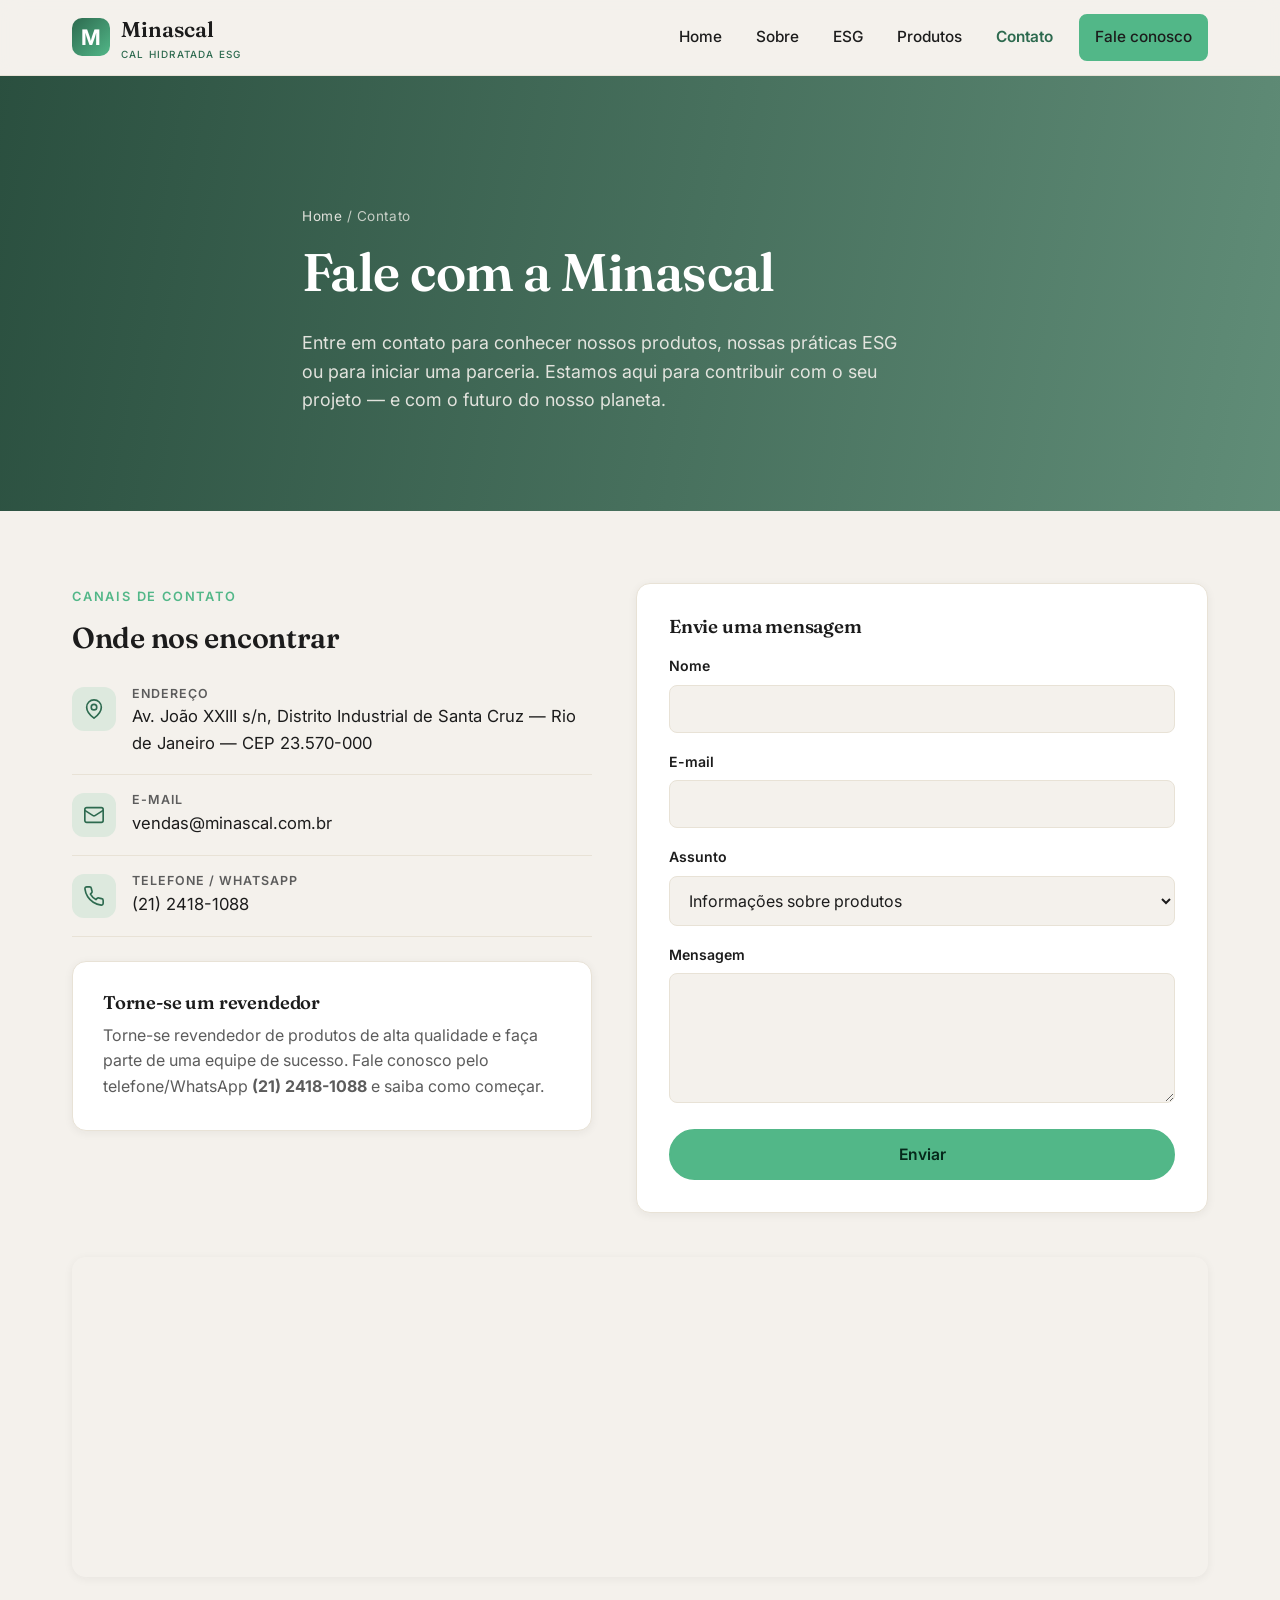
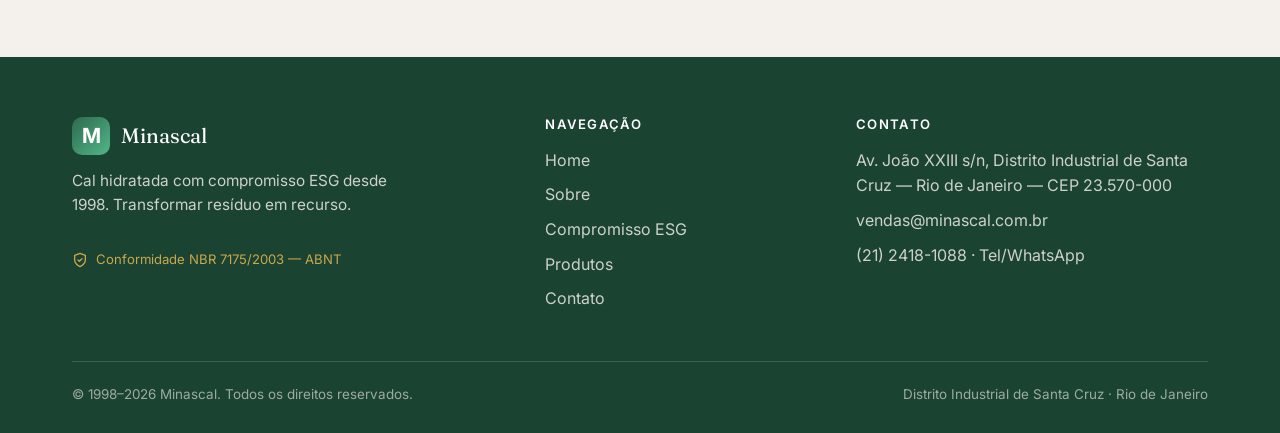
<file: contato.html>
<!DOCTYPE html>
<html lang="pt-BR">
<head>
  <meta charset="UTF-8">
  <meta name="viewport" content="width=device-width, initial-scale=1.0">
  <title>Contato — Minascal</title>
  <meta name="description" content="Fale com a Minascal: produtos de cal hidratada, práticas ESG ou parcerias e revenda. Santa Cruz, Rio de Janeiro. (21) 2418-1088 · vendas@minascal.com.br">
  <link rel="preconnect" href="https://fonts.googleapis.com">
  <link rel="preconnect" href="https://fonts.gstatic.com" crossorigin>
  <link href="https://fonts.googleapis.com/css2?family=Fraunces:opsz,wght@9..144,400;9..144,500;9..144,600;9..144,700&family=Inter:wght@400;500;600;700&display=swap" rel="stylesheet">
  <link rel="stylesheet" href="css/style.css">
</head>
<body>

  <header class="site-header">
    <nav class="nav container" aria-label="Navegação principal">
      <a class="brand" href="index.html">
        <span class="brand__mark">M</span>
        <span>Minascal<small>Cal hidratada ESG</small></span>
      </a>
      <ul class="nav__links" id="nav-links">
        <li><a href="index.html">Home</a></li>
        <li><a href="sobre.html">Sobre</a></li>
        <li><a href="esg.html">ESG</a></li>
        <li><a href="produtos.html">Produtos</a></li>
        <li><a href="contato.html" class="active">Contato</a></li>
        <li class="nav__cta"><a class="btn btn--primary" href="contato.html">Fale conosco</a></li>
      </ul>
      <button class="nav__toggle" aria-label="Abrir menu" aria-expanded="false" aria-controls="nav-links">
        <span></span><span></span><span></span>
      </button>
    </nav>
  </header>

  <section class="page-hero" style="background-image:url('https://images.unsplash.com/photo-1559825481-12a05cc00344?auto=format&fit=crop&w=1800&q=70')">
    <div class="container page-hero__inner">
      <div class="breadcrumb"><a href="index.html">Home</a> / Contato</div>
      <h1>Fale com a Minascal</h1>
      <p>Entre em contato para conhecer nossos produtos, nossas práticas ESG ou para iniciar uma parceria. Estamos aqui para contribuir com o seu projeto — e com o futuro do nosso planeta.</p>
    </div>
  </section>

  <section class="section bg-bege">
    <div class="container">
      <div class="contact-grid">

        <!-- Dados -->
        <div class="reveal">
          <span class="eyebrow">Canais de contato</span>
          <h2 class="section-title" style="font-size:1.8rem">Onde nos encontrar</h2>

          <div class="contact-item">
            <div class="contact-item__icon">
              <svg width="22" height="22" viewBox="0 0 24 24" fill="none" stroke="currentColor" stroke-width="1.8" stroke-linecap="round" stroke-linejoin="round"><path d="M20 10c0 6-8 12-8 12s-8-6-8-12a8 8 0 0 1 16 0Z"/><circle cx="12" cy="10" r="3"/></svg>
            </div>
            <div>
              <h4>Endereço</h4>
              <p>Av. João XXIII s/n, Distrito Industrial de Santa Cruz — Rio de Janeiro — CEP 23.570-000</p>
            </div>
          </div>

          <div class="contact-item">
            <div class="contact-item__icon">
              <svg width="22" height="22" viewBox="0 0 24 24" fill="none" stroke="currentColor" stroke-width="1.8" stroke-linecap="round" stroke-linejoin="round"><rect width="20" height="16" x="2" y="4" rx="2"/><path d="m22 7-8.97 5.7a1.94 1.94 0 0 1-2.06 0L2 7"/></svg>
            </div>
            <div>
              <h4>E-mail</h4>
              <a href="mailto:vendas@minascal.com.br">vendas@minascal.com.br</a>
            </div>
          </div>

          <div class="contact-item">
            <div class="contact-item__icon">
              <svg width="22" height="22" viewBox="0 0 24 24" fill="none" stroke="currentColor" stroke-width="1.8" stroke-linecap="round" stroke-linejoin="round"><path d="M22 16.92v3a2 2 0 0 1-2.18 2 19.79 19.79 0 0 1-8.63-3.07 19.5 19.5 0 0 1-6-6 19.79 19.79 0 0 1-3.07-8.67A2 2 0 0 1 4.11 2h3a2 2 0 0 1 2 1.72c.13.96.36 1.9.7 2.81a2 2 0 0 1-.45 2.11L8.09 9.91a16 16 0 0 0 6 6l1.27-1.27a2 2 0 0 1 2.11-.45c.91.34 1.85.57 2.81.7A2 2 0 0 1 22 16.92Z"/></svg>
            </div>
            <div>
              <h4>Telefone / WhatsApp</h4>
              <a href="tel:+552124181088">(21) 2418-1088</a>
            </div>
          </div>

          <div class="card" style="margin-top:24px;background:var(--branco)">
            <h3 style="font-size:1.15rem">Torne-se um revendedor</h3>
            <p class="text-muted" style="margin:0">Torne-se revendedor de produtos de alta qualidade e faça parte de uma equipe de sucesso. Fale conosco pelo telefone/WhatsApp <strong>(21) 2418-1088</strong> e saiba como começar.</p>
          </div>
        </div>

        <!-- Formulário -->
        <div class="reveal">
          <form class="form" id="contato-form" novalidate>
            <h3 style="margin-bottom:18px">Envie uma mensagem</h3>
            <div class="field">
              <label for="nome">Nome</label>
              <input type="text" id="nome" name="nome" autocomplete="name" required>
            </div>
            <div class="field">
              <label for="email">E-mail</label>
              <input type="email" id="email" name="email" autocomplete="email" required>
            </div>
            <div class="field">
              <label for="assunto">Assunto</label>
              <select id="assunto" name="assunto">
                <option>Informações sobre produtos</option>
                <option>Quero ser revendedor</option>
                <option>Práticas ESG / parceria</option>
                <option>Outro assunto</option>
              </select>
            </div>
            <div class="field">
              <label for="mensagem">Mensagem</label>
              <textarea id="mensagem" name="mensagem" required></textarea>
            </div>
            <button type="submit" class="btn btn--primary" style="width:100%;justify-content:center">Enviar</button>
            <p class="form__feedback" role="status" aria-live="polite"></p>
          </form>
        </div>

      </div>

      <!-- Mapa -->
      <div style="margin-top:44px" class="reveal">
        <iframe
          class="map-embed"
          title="Localização da Minascal — Distrito Industrial de Santa Cruz, Rio de Janeiro"
          src="https://www.google.com/maps?q=Distrito+Industrial+de+Santa+Cruz,+Rio+de+Janeiro,+RJ&output=embed"
          loading="lazy"
          referrerpolicy="no-referrer-when-downgrade"></iframe>
      </div>
    </div>
  </section>

  <footer class="site-footer">
    <div class="container">
      <div class="footer-grid">
        <div>
          <div class="footer-brand"><span class="brand__mark">M</span> Minascal</div>
          <p class="footer-tag">Cal hidratada com compromisso ESG desde 1998. Transformar resíduo em recurso.</p>
          <span class="footer-norm">
            <svg width="16" height="16" viewBox="0 0 24 24" fill="none" stroke="currentColor" stroke-width="2" stroke-linecap="round" stroke-linejoin="round"><path d="M12 22s8-4 8-10V5l-8-3-8 3v7c0 6 8 10 8 10Z"/><path d="m9 12 2 2 4-4"/></svg>
            Conformidade NBR 7175/2003 — ABNT
          </span>
        </div>
        <div>
          <h4>Navegação</h4>
          <ul class="footer-links">
            <li><a href="index.html">Home</a></li>
            <li><a href="sobre.html">Sobre</a></li>
            <li><a href="esg.html">Compromisso ESG</a></li>
            <li><a href="produtos.html">Produtos</a></li>
            <li><a href="contato.html">Contato</a></li>
          </ul>
        </div>
        <div>
          <h4>Contato</h4>
          <ul class="footer-links">
            <li>Av. João XXIII s/n, Distrito Industrial de Santa Cruz — Rio de Janeiro — CEP 23.570-000</li>
            <li><a href="mailto:vendas@minascal.com.br">vendas@minascal.com.br</a></li>
            <li><a href="tel:+552124181088">(21) 2418-1088</a> · Tel/WhatsApp</li>
          </ul>
        </div>
      </div>
      <div class="footer-bottom">
        <span>© 1998–<span data-year>2026</span> Minascal. Todos os direitos reservados.</span>
        <span>Distrito Industrial de Santa Cruz · Rio de Janeiro</span>
      </div>
    </div>
  </footer>

  <script src="js/main.js"></script>
</body>
</html>
</file>
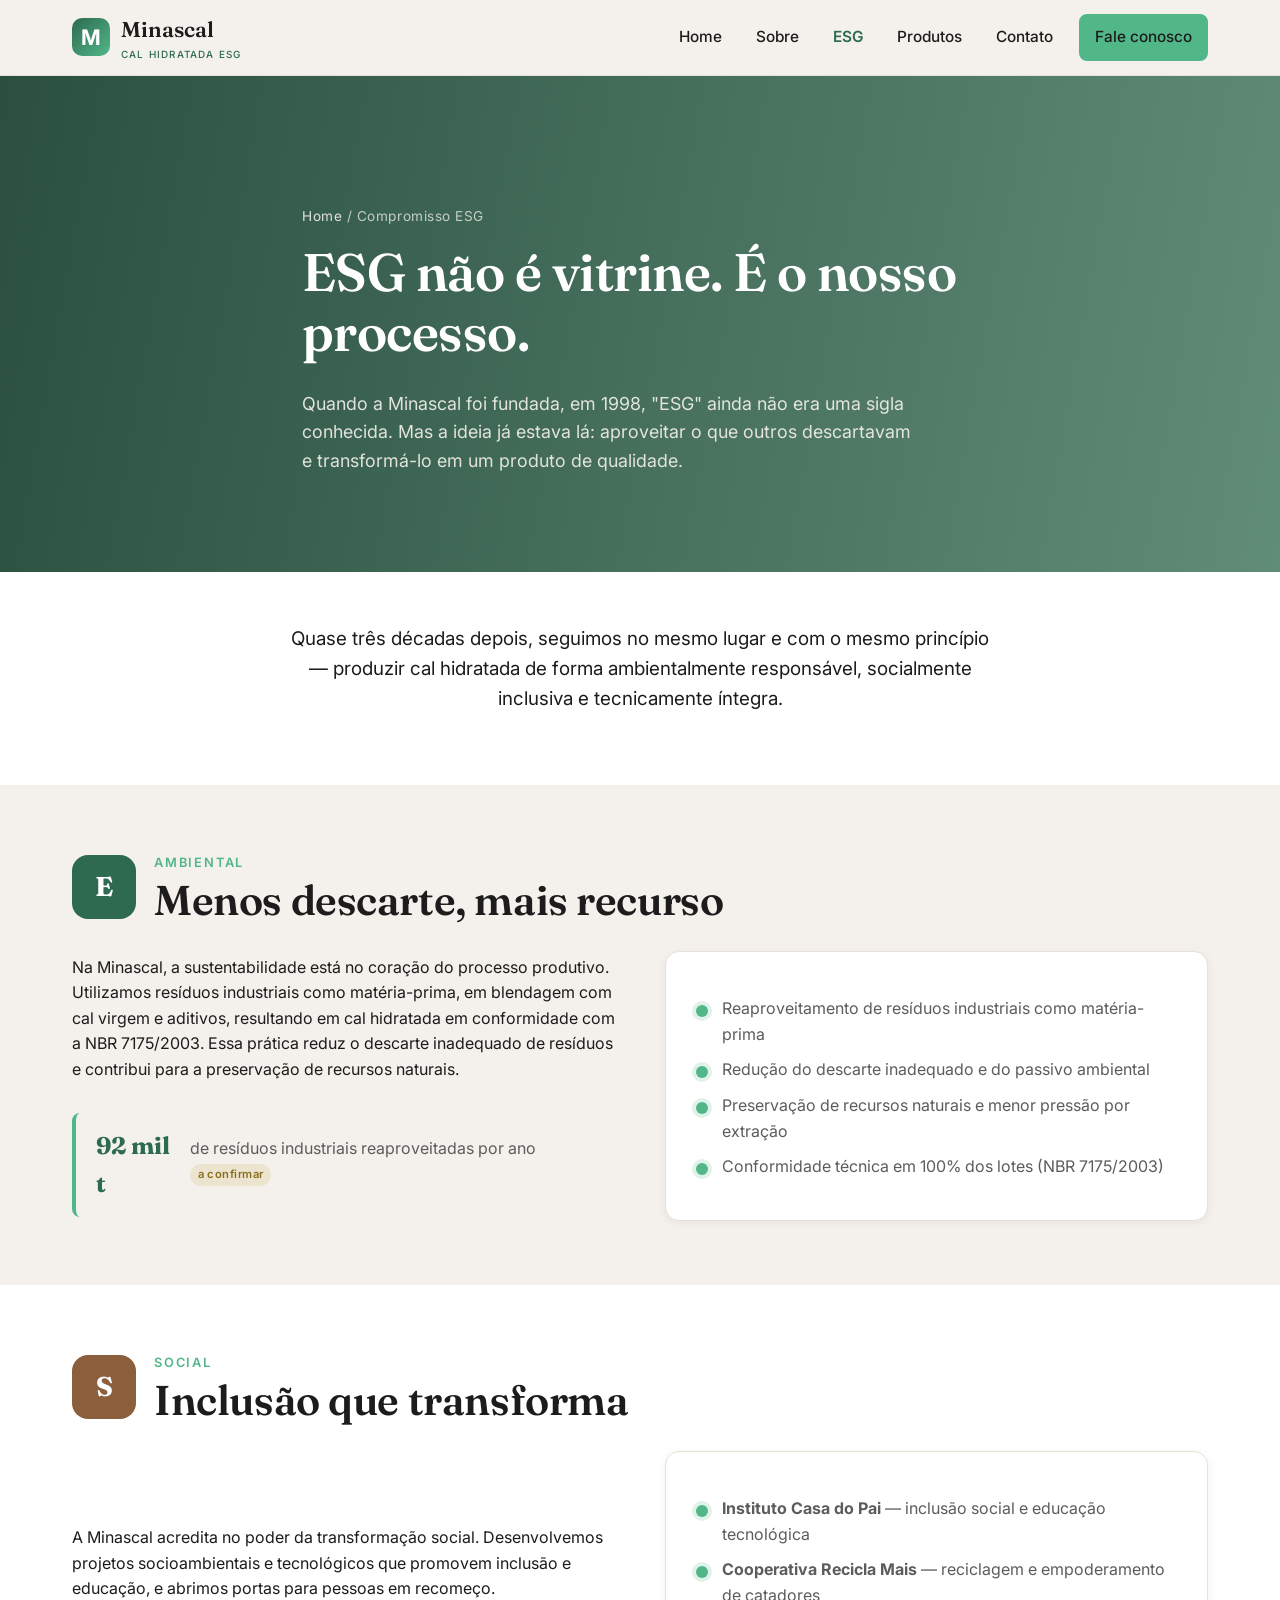
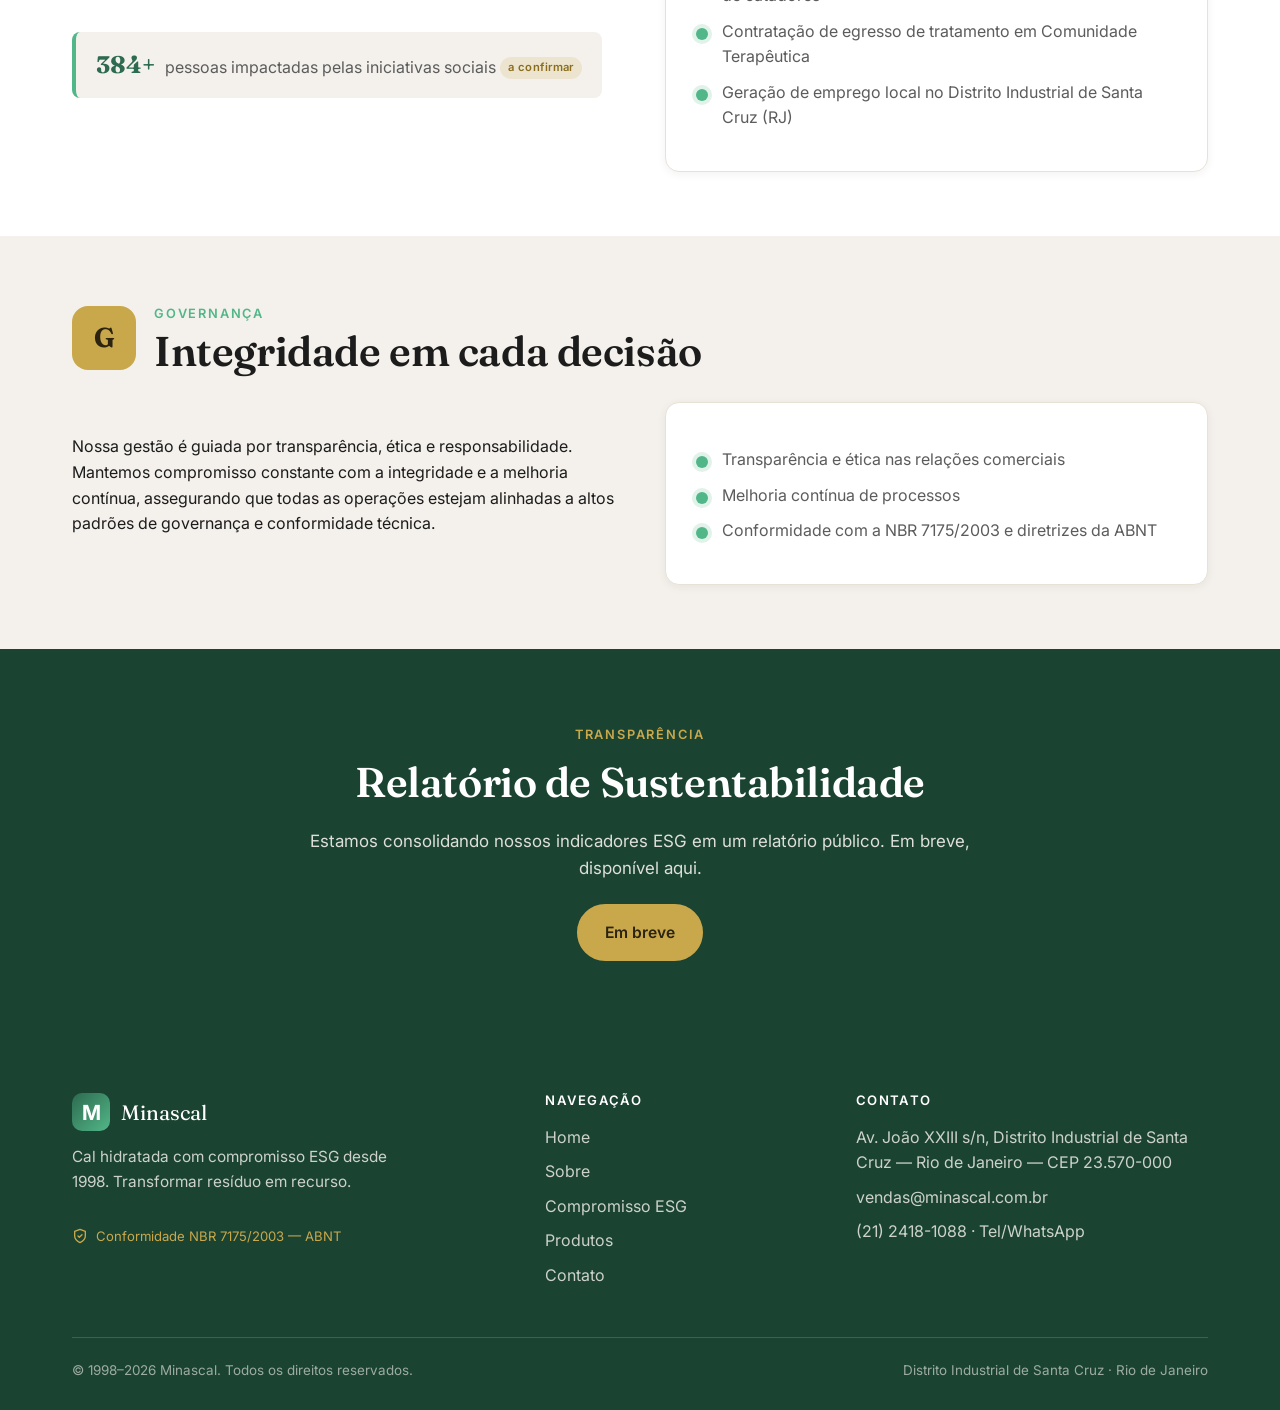
<file: esg.html>
<!DOCTYPE html>
<html lang="pt-BR">
<head>
  <meta charset="UTF-8">
  <meta name="viewport" content="width=device-width, initial-scale=1.0">
  <title>Compromisso ESG — Minascal</title>
  <meta name="description" content="ESG não é vitrine na Minascal: é o nosso processo desde 1998. Conheça nossas práticas ambientais, sociais e de governança na produção de cal hidratada.">
  <link rel="preconnect" href="https://fonts.googleapis.com">
  <link rel="preconnect" href="https://fonts.gstatic.com" crossorigin>
  <link href="https://fonts.googleapis.com/css2?family=Fraunces:opsz,wght@9..144,400;9..144,500;9..144,600;9..144,700&family=Inter:wght@400;500;600;700&display=swap" rel="stylesheet">
  <link rel="stylesheet" href="css/style.css">
</head>
<body>

  <header class="site-header">
    <nav class="nav container" aria-label="Navegação principal">
      <a class="brand" href="index.html">
        <span class="brand__mark">M</span>
        <span>Minascal<small>Cal hidratada ESG</small></span>
      </a>
      <ul class="nav__links" id="nav-links">
        <li><a href="index.html">Home</a></li>
        <li><a href="sobre.html">Sobre</a></li>
        <li><a href="esg.html" class="active">ESG</a></li>
        <li><a href="produtos.html">Produtos</a></li>
        <li><a href="contato.html">Contato</a></li>
        <li class="nav__cta"><a class="btn btn--primary" href="contato.html">Fale conosco</a></li>
      </ul>
      <button class="nav__toggle" aria-label="Abrir menu" aria-expanded="false" aria-controls="nav-links">
        <span></span><span></span><span></span>
      </button>
    </nav>
  </header>

  <!-- ===== Page hero ===== -->
  <section class="page-hero" style="background-image:url('https://images.unsplash.com/photo-1472214103451-9374bd1c798e?auto=format&fit=crop&w=1800&q=70')">
    <div class="container page-hero__inner">
      <div class="breadcrumb"><a href="index.html">Home</a> / Compromisso ESG</div>
      <h1>ESG não é vitrine. É o nosso processo.</h1>
      <p>Quando a Minascal foi fundada, em 1998, "ESG" ainda não era uma sigla conhecida. Mas a ideia já estava lá: aproveitar o que outros descartavam e transformá-lo em um produto de qualidade.</p>
    </div>
  </section>

  <!-- ===== Manifesto ===== -->
  <section class="section--tight bg-branco">
    <div class="container">
      <p class="section-intro center reveal" style="font-size:1.18rem;color:var(--cinza-escuro)">Quase três décadas depois, seguimos no mesmo lugar e com o mesmo princípio — produzir cal hidratada de forma ambientalmente responsável, socialmente inclusiva e tecnicamente íntegra.</p>
    </div>
  </section>

  <!-- ===== Ambiental ===== -->
  <section class="bg-bege">
    <div class="container">
      <div class="esg-block reveal">
        <div class="esg-block__head">
          <div class="esg-badge esg-badge--e">E</div>
          <div>
            <span class="eyebrow" style="margin-bottom:4px">Ambiental</span>
            <h2 class="section-title" style="margin:0">Menos descarte, mais recurso</h2>
          </div>
        </div>
        <div class="split" style="margin-top:26px">
          <div>
            <p>Na Minascal, a sustentabilidade está no coração do processo produtivo. Utilizamos resíduos industriais como matéria-prima, em blendagem com cal virgem e aditivos, resultando em cal hidratada em conformidade com a NBR 7175/2003. Essa prática reduz o descarte inadequado de resíduos e contribui para a preservação de recursos naturais.</p>
            <div class="indicator">
              <strong><span data-count="120">120</span> mil t</strong>
              <span class="text-muted">de resíduos industriais reaproveitadas por ano <span class="tbc-note">a confirmar</span></span>
            </div>
          </div>
          <div class="card card--list">
            <ul>
              <li>Reaproveitamento de resíduos industriais como matéria-prima</li>
              <li>Redução do descarte inadequado e do passivo ambiental</li>
              <li>Preservação de recursos naturais e menor pressão por extração</li>
              <li>Conformidade técnica em 100% dos lotes (NBR 7175/2003)</li>
            </ul>
          </div>
        </div>
      </div>
    </div>
  </section>

  <!-- ===== Social ===== -->
  <section class="bg-branco">
    <div class="container">
      <div class="esg-block reveal">
        <div class="esg-block__head">
          <div class="esg-badge esg-badge--s">S</div>
          <div>
            <span class="eyebrow" style="margin-bottom:4px">Social</span>
            <h2 class="section-title" style="margin:0">Inclusão que transforma</h2>
          </div>
        </div>
        <div class="split split--reverse" style="margin-top:26px">
          <div>
            <p>A Minascal acredita no poder da transformação social. Desenvolvemos projetos socioambientais e tecnológicos que promovem inclusão e educação, e abrimos portas para pessoas em recomeço.</p>
            <div class="indicator">
              <strong><span data-count="500">500</span>+</strong>
              <span class="text-muted">pessoas impactadas pelas iniciativas sociais <span class="tbc-note">a confirmar</span></span>
            </div>
          </div>
          <div class="card card--list">
            <ul>
              <li><strong>Instituto Casa do Pai</strong> — inclusão social e educação tecnológica</li>
              <li><strong>Cooperativa Recicla Mais</strong> — reciclagem e empoderamento de catadores</li>
              <li>Contratação de egresso de tratamento em Comunidade Terapêutica</li>
              <li>Geração de emprego local no Distrito Industrial de Santa Cruz (RJ)</li>
            </ul>
          </div>
        </div>
      </div>
    </div>
  </section>

  <!-- ===== Governança ===== -->
  <section class="bg-bege">
    <div class="container">
      <div class="esg-block reveal">
        <div class="esg-block__head">
          <div class="esg-badge esg-badge--g">G</div>
          <div>
            <span class="eyebrow" style="margin-bottom:4px">Governança</span>
            <h2 class="section-title" style="margin:0">Integridade em cada decisão</h2>
          </div>
        </div>
        <div class="split" style="margin-top:26px">
          <div>
            <p>Nossa gestão é guiada por transparência, ética e responsabilidade. Mantemos compromisso constante com a integridade e a melhoria contínua, assegurando que todas as operações estejam alinhadas a altos padrões de governança e conformidade técnica.</p>
          </div>
          <div class="card card--list">
            <ul>
              <li>Transparência e ética nas relações comerciais</li>
              <li>Melhoria contínua de processos</li>
              <li>Conformidade com a NBR 7175/2003 e diretrizes da ABNT</li>
            </ul>
          </div>
        </div>
      </div>
    </div>
  </section>

  <!-- ===== Relatório ===== -->
  <section class="section bg-verde">
    <div class="container">
      <div style="text-align:center" class="reveal">
        <span class="eyebrow">Transparência</span>
        <h2 class="section-title center">Relatório de Sustentabilidade</h2>
        <p class="section-intro center" style="color:rgba(244,241,236,0.9)">Estamos consolidando nossos indicadores ESG em um relatório público. Em breve, disponível aqui.</p>
        <div style="margin-top:22px"><a class="btn btn--gold" href="#" aria-disabled="true" onclick="return false">Em breve</a></div>
      </div>
    </div>
  </section>

  <footer class="site-footer">
    <div class="container">
      <div class="footer-grid">
        <div>
          <div class="footer-brand"><span class="brand__mark">M</span> Minascal</div>
          <p class="footer-tag">Cal hidratada com compromisso ESG desde 1998. Transformar resíduo em recurso.</p>
          <span class="footer-norm">
            <svg width="16" height="16" viewBox="0 0 24 24" fill="none" stroke="currentColor" stroke-width="2" stroke-linecap="round" stroke-linejoin="round"><path d="M12 22s8-4 8-10V5l-8-3-8 3v7c0 6 8 10 8 10Z"/><path d="m9 12 2 2 4-4"/></svg>
            Conformidade NBR 7175/2003 — ABNT
          </span>
        </div>
        <div>
          <h4>Navegação</h4>
          <ul class="footer-links">
            <li><a href="index.html">Home</a></li>
            <li><a href="sobre.html">Sobre</a></li>
            <li><a href="esg.html">Compromisso ESG</a></li>
            <li><a href="produtos.html">Produtos</a></li>
            <li><a href="contato.html">Contato</a></li>
          </ul>
        </div>
        <div>
          <h4>Contato</h4>
          <ul class="footer-links">
            <li>Av. João XXIII s/n, Distrito Industrial de Santa Cruz — Rio de Janeiro — CEP 23.570-000</li>
            <li><a href="mailto:vendas@minascal.com.br">vendas@minascal.com.br</a></li>
            <li><a href="tel:+552124181088">(21) 2418-1088</a> · Tel/WhatsApp</li>
          </ul>
        </div>
      </div>
      <div class="footer-bottom">
        <span>© 1998–<span data-year>2026</span> Minascal. Todos os direitos reservados.</span>
        <span>Distrito Industrial de Santa Cruz · Rio de Janeiro</span>
      </div>
    </div>
  </footer>

  <script src="js/main.js"></script>
</body>
</html>
</file>
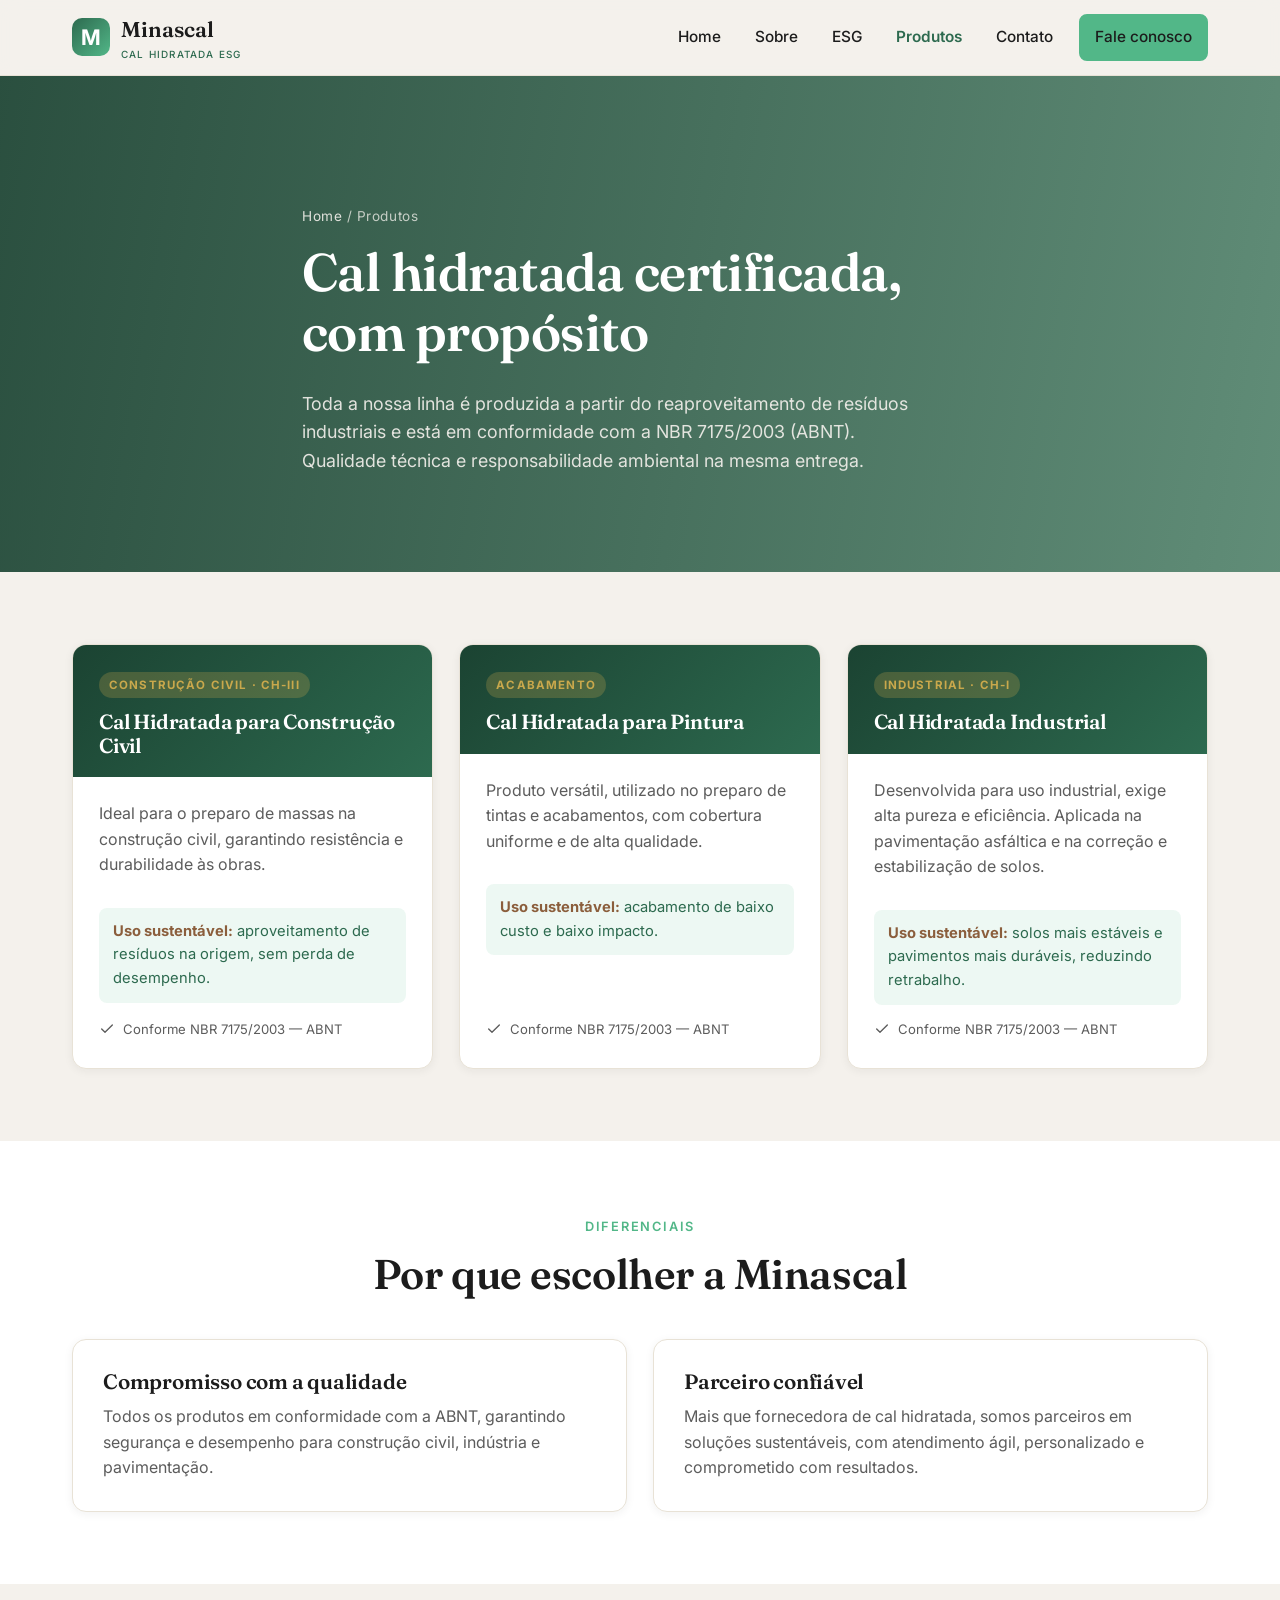
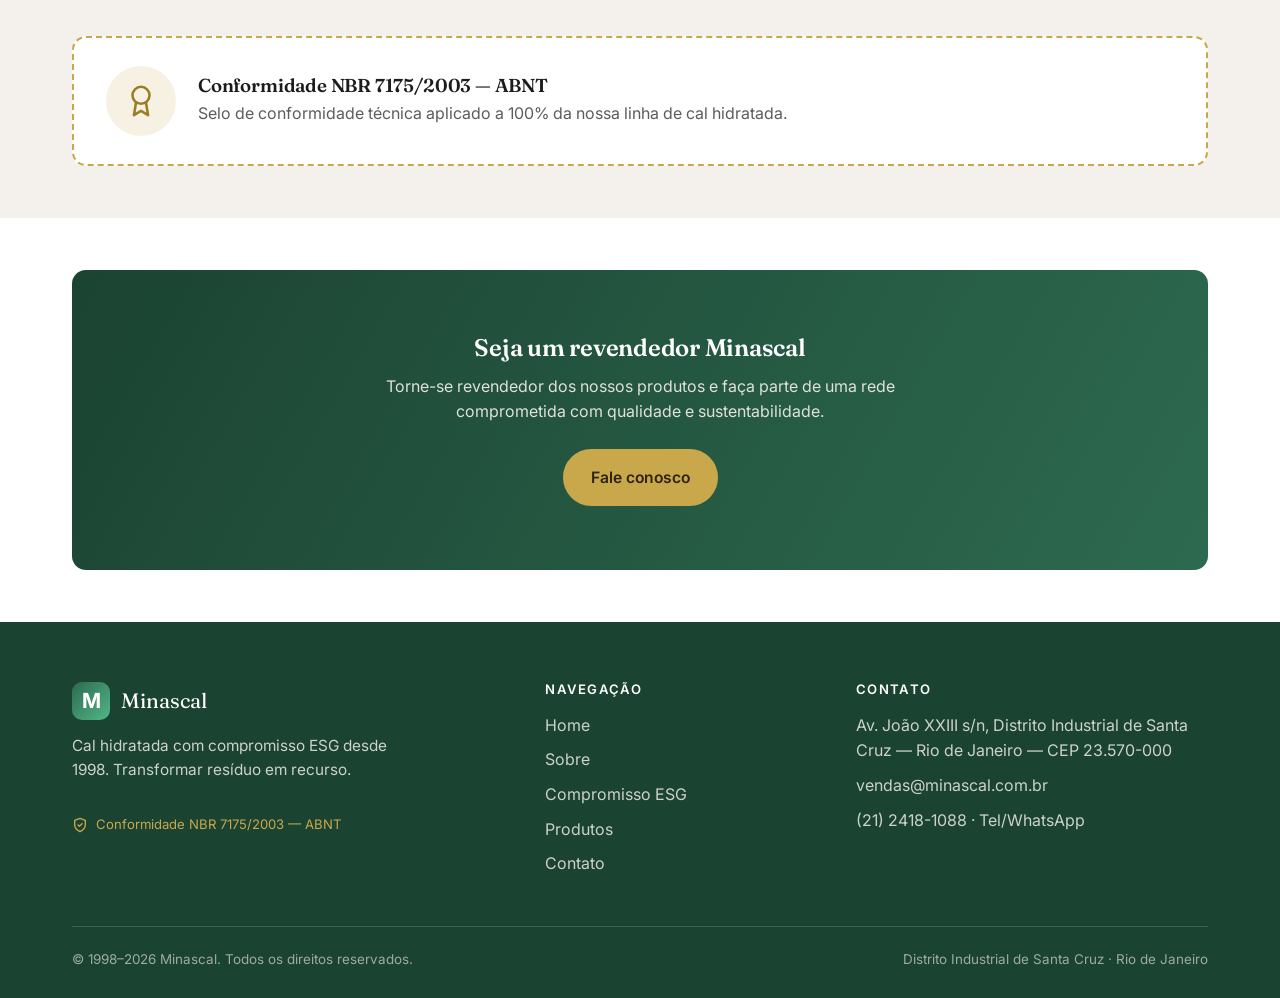
<file: produtos.html>
<!DOCTYPE html>
<html lang="pt-BR">
<head>
  <meta charset="UTF-8">
  <meta name="viewport" content="width=device-width, initial-scale=1.0">
  <title>Produtos — Cal hidratada certificada | Minascal</title>
  <meta name="description" content="Cal hidratada para construção civil (CH-III), para pintura e industrial (CH-I). Produzida a partir de resíduos reaproveitados e em conformidade com a NBR 7175/2003.">
  <link rel="preconnect" href="https://fonts.googleapis.com">
  <link rel="preconnect" href="https://fonts.gstatic.com" crossorigin>
  <link href="https://fonts.googleapis.com/css2?family=Fraunces:opsz,wght@9..144,400;9..144,500;9..144,600;9..144,700&family=Inter:wght@400;500;600;700&display=swap" rel="stylesheet">
  <link rel="stylesheet" href="css/style.css">
</head>
<body>

  <header class="site-header">
    <nav class="nav container" aria-label="Navegação principal">
      <a class="brand" href="index.html">
        <span class="brand__mark">M</span>
        <span>Minascal<small>Cal hidratada ESG</small></span>
      </a>
      <ul class="nav__links" id="nav-links">
        <li><a href="index.html">Home</a></li>
        <li><a href="sobre.html">Sobre</a></li>
        <li><a href="esg.html">ESG</a></li>
        <li><a href="produtos.html" class="active">Produtos</a></li>
        <li><a href="contato.html">Contato</a></li>
        <li class="nav__cta"><a class="btn btn--primary" href="contato.html">Fale conosco</a></li>
      </ul>
      <button class="nav__toggle" aria-label="Abrir menu" aria-expanded="false" aria-controls="nav-links">
        <span></span><span></span><span></span>
      </button>
    </nav>
  </header>

  <section class="page-hero" style="background-image:url('https://images.unsplash.com/photo-1503387762-592deb58ef4e?auto=format&fit=crop&w=1800&q=70')">
    <div class="container page-hero__inner">
      <div class="breadcrumb"><a href="index.html">Home</a> / Produtos</div>
      <h1>Cal hidratada certificada, com propósito</h1>
      <p>Toda a nossa linha é produzida a partir do reaproveitamento de resíduos industriais e está em conformidade com a NBR 7175/2003 (ABNT). Qualidade técnica e responsabilidade ambiental na mesma entrega.</p>
    </div>
  </section>

  <!-- ===== Produtos ===== -->
  <section class="section bg-bege">
    <div class="container">
      <div class="grid grid--3">

        <article class="product reveal">
          <div class="product__top">
            <span class="product__tag">Construção Civil · CH-III</span>
            <h3>Cal Hidratada para Construção Civil</h3>
          </div>
          <div class="product__body">
            <p class="text-muted">Ideal para o preparo de massas na construção civil, garantindo resistência e durabilidade às obras.</p>
            <div class="product__use"><strong>Uso sustentável:</strong> aproveitamento de resíduos na origem, sem perda de desempenho.</div>
            <div class="product__norm">
              <svg width="16" height="16" viewBox="0 0 24 24" fill="none" stroke="currentColor" stroke-width="2" stroke-linecap="round" stroke-linejoin="round"><path d="M20 6 9 17l-5-5"/></svg>
              Conforme NBR 7175/2003 — ABNT
            </div>
          </div>
        </article>

        <article class="product reveal">
          <div class="product__top">
            <span class="product__tag">Acabamento</span>
            <h3>Cal Hidratada para Pintura</h3>
          </div>
          <div class="product__body">
            <p class="text-muted">Produto versátil, utilizado no preparo de tintas e acabamentos, com cobertura uniforme e de alta qualidade.</p>
            <div class="product__use"><strong>Uso sustentável:</strong> acabamento de baixo custo e baixo impacto.</div>
            <div class="product__norm">
              <svg width="16" height="16" viewBox="0 0 24 24" fill="none" stroke="currentColor" stroke-width="2" stroke-linecap="round" stroke-linejoin="round"><path d="M20 6 9 17l-5-5"/></svg>
              Conforme NBR 7175/2003 — ABNT
            </div>
          </div>
        </article>

        <article class="product reveal">
          <div class="product__top">
            <span class="product__tag">Industrial · CH-I</span>
            <h3>Cal Hidratada Industrial</h3>
          </div>
          <div class="product__body">
            <p class="text-muted">Desenvolvida para uso industrial, exige alta pureza e eficiência. Aplicada na pavimentação asfáltica e na correção e estabilização de solos.</p>
            <div class="product__use"><strong>Uso sustentável:</strong> solos mais estáveis e pavimentos mais duráveis, reduzindo retrabalho.</div>
            <div class="product__norm">
              <svg width="16" height="16" viewBox="0 0 24 24" fill="none" stroke="currentColor" stroke-width="2" stroke-linecap="round" stroke-linejoin="round"><path d="M20 6 9 17l-5-5"/></svg>
              Conforme NBR 7175/2003 — ABNT
            </div>
          </div>
        </article>

      </div>
    </div>
  </section>

  <!-- ===== Por que escolher ===== -->
  <section class="section bg-branco">
    <div class="container">
      <div style="text-align:center" class="reveal">
        <span class="eyebrow">Diferenciais</span>
        <h2 class="section-title center">Por que escolher a Minascal</h2>
      </div>
      <div class="grid grid--2" style="margin-top:40px">
        <article class="card reveal">
          <h3>Compromisso com a qualidade</h3>
          <p class="text-muted">Todos os produtos em conformidade com a ABNT, garantindo segurança e desempenho para construção civil, indústria e pavimentação.</p>
        </article>
        <article class="card reveal">
          <h3>Parceiro confiável</h3>
          <p class="text-muted">Mais que fornecedora de cal hidratada, somos parceiros em soluções sustentáveis, com atendimento ágil, personalizado e comprometido com resultados.</p>
        </article>
      </div>
    </div>
  </section>

  <!-- ===== Certificação ===== -->
  <section class="section--tight bg-bege">
    <div class="container">
      <div class="seal reveal">
        <div class="seal__icon">
          <svg width="34" height="34" viewBox="0 0 24 24" fill="none" stroke="currentColor" stroke-width="1.8" stroke-linecap="round" stroke-linejoin="round"><circle cx="12" cy="8" r="6"/><path d="M15.477 12.89 17 22l-5-3-5 3 1.523-9.11"/></svg>
        </div>
        <div>
          <h3 style="margin-bottom:4px">Conformidade NBR 7175/2003 — ABNT</h3>
          <p class="text-muted" style="margin:0">Selo de conformidade técnica aplicado a 100% da nossa linha de cal hidratada.</p>
        </div>
      </div>
    </div>
  </section>

  <!-- ===== CTA revendedor ===== -->
  <section class="section--tight bg-branco">
    <div class="container">
      <div class="cta-band reveal">
        <h2>Seja um revendedor Minascal</h2>
        <p>Torne-se revendedor dos nossos produtos e faça parte de uma rede comprometida com qualidade e sustentabilidade.</p>
        <div style="margin-top:24px"><a class="btn btn--gold" href="contato.html">Fale conosco</a></div>
      </div>
    </div>
  </section>

  <footer class="site-footer">
    <div class="container">
      <div class="footer-grid">
        <div>
          <div class="footer-brand"><span class="brand__mark">M</span> Minascal</div>
          <p class="footer-tag">Cal hidratada com compromisso ESG desde 1998. Transformar resíduo em recurso.</p>
          <span class="footer-norm">
            <svg width="16" height="16" viewBox="0 0 24 24" fill="none" stroke="currentColor" stroke-width="2" stroke-linecap="round" stroke-linejoin="round"><path d="M12 22s8-4 8-10V5l-8-3-8 3v7c0 6 8 10 8 10Z"/><path d="m9 12 2 2 4-4"/></svg>
            Conformidade NBR 7175/2003 — ABNT
          </span>
        </div>
        <div>
          <h4>Navegação</h4>
          <ul class="footer-links">
            <li><a href="index.html">Home</a></li>
            <li><a href="sobre.html">Sobre</a></li>
            <li><a href="esg.html">Compromisso ESG</a></li>
            <li><a href="produtos.html">Produtos</a></li>
            <li><a href="contato.html">Contato</a></li>
          </ul>
        </div>
        <div>
          <h4>Contato</h4>
          <ul class="footer-links">
            <li>Av. João XXIII s/n, Distrito Industrial de Santa Cruz — Rio de Janeiro — CEP 23.570-000</li>
            <li><a href="mailto:vendas@minascal.com.br">vendas@minascal.com.br</a></li>
            <li><a href="tel:+552124181088">(21) 2418-1088</a> · Tel/WhatsApp</li>
          </ul>
        </div>
      </div>
      <div class="footer-bottom">
        <span>© 1998–<span data-year>2026</span> Minascal. Todos os direitos reservados.</span>
        <span>Distrito Industrial de Santa Cruz · Rio de Janeiro</span>
      </div>
    </div>
  </footer>

  <script src="js/main.js"></script>
</body>
</html>
</file>
<file: css/style.css>
/* =========================================================
   MINASCAL — Estilo global (Fase 2)
   Paleta ESG + mineral + Brasil · Mobile-first · Vanilla CSS
   ========================================================= */

:root {
  /* Paleta */
  --verde-principal: #2D6A4F;   /* verde floresta — ambiental */
  --verde-escuro: #1B4332;      /* verde profundo — fundos */
  --verde-claro: #52B788;       /* verde médio — botões, destaques */
  --terra: #8B5E3C;             /* terra/cal — identidade mineral */
  --bege: #F4F1EC;              /* fundo quente */
  --bege-escuro: #E8E2D6;       /* bordas suaves */
  --cinza-escuro: #1C1C1C;      /* textos principais */
  --cinza-medio: #5C5C5C;       /* textos secundários */
  --branco: #FFFFFF;
  --dourado-suave: #C9A84C;     /* acento — selos, destaques */

  /* Tipografia */
  --fonte-titulo: 'Fraunces', 'Playfair Display', Georgia, serif;
  --fonte-corpo: 'Inter', system-ui, -apple-system, sans-serif;

  /* Layout */
  --container: 1180px;
  --radius: 14px;
  --radius-sm: 8px;
  --shadow-sm: 0 2px 10px rgba(28, 28, 28, 0.06);
  --shadow-md: 0 12px 34px rgba(27, 67, 50, 0.12);
  --transition: 0.28s cubic-bezier(0.4, 0, 0.2, 1);

  --header-h: 76px;
}

/* ----------------------- Reset ----------------------- */
*,
*::before,
*::after { box-sizing: border-box; }

html { scroll-behavior: smooth; }

body {
  margin: 0;
  font-family: var(--fonte-corpo);
  font-size: 16px;
  line-height: 1.6;
  color: var(--cinza-escuro);
  background: var(--bege);
  -webkit-font-smoothing: antialiased;
  overflow-x: hidden;
}

img { max-width: 100%; display: block; }

a { color: var(--verde-principal); text-decoration: none; transition: color var(--transition); }
a:hover { color: var(--verde-claro); }

h1, h2, h3, h4 {
  font-family: var(--fonte-titulo);
  font-weight: 600;
  line-height: 1.15;
  color: var(--cinza-escuro);
  margin: 0 0 0.5em;
  letter-spacing: -0.01em;
}

p { margin: 0 0 1em; }

ul { margin: 0; padding: 0; }

/* ----------------------- Utilitários ----------------------- */
.container {
  width: 100%;
  max-width: var(--container);
  margin-inline: auto;
  padding-inline: 22px;
}

.section { padding: 72px 0; }
.section--tight { padding: 52px 0; }
.bg-bege { background: var(--bege); }
.bg-branco { background: var(--branco); }
.bg-verde { background: var(--verde-escuro); color: var(--bege); }
.bg-verde h1, .bg-verde h2, .bg-verde h3 { color: var(--branco); }

.eyebrow {
  display: inline-block;
  font-family: var(--fonte-corpo);
  font-size: 0.8rem;
  font-weight: 600;
  letter-spacing: 0.14em;
  text-transform: uppercase;
  color: var(--verde-claro);
  margin-bottom: 14px;
}
.bg-verde .eyebrow { color: var(--dourado-suave); }

.section-title {
  font-size: clamp(1.7rem, 4vw, 2.6rem);
  max-width: 22ch;
}
.section-title.center { margin-inline: auto; text-align: center; }

.section-intro {
  max-width: 60ch;
  color: var(--cinza-medio);
  font-size: 1.06rem;
}
.center .section-intro,
.section-intro.center { margin-inline: auto; text-align: center; }

.text-muted { color: var(--cinza-medio); }

/* ----------------------- Botões ----------------------- */
.btn {
  display: inline-flex;
  align-items: center;
  gap: 0.5em;
  font-family: var(--fonte-corpo);
  font-weight: 600;
  font-size: 0.98rem;
  padding: 14px 26px;
  border-radius: 999px;
  border: 2px solid transparent;
  cursor: pointer;
  transition: all var(--transition);
  white-space: nowrap;
}
.btn--primary { background: var(--verde-claro); color: #06281b; border-color: var(--verde-claro); }
.btn--primary:hover { background: var(--verde-principal); border-color: var(--verde-principal); color: #fff; transform: translateY(-2px); }
.btn--outline { background: transparent; color: var(--verde-principal); border-color: var(--verde-principal); }
.btn--outline:hover { background: var(--verde-principal); color: #fff; }
.btn--ghost-light { background: transparent; color: var(--bege); border-color: rgba(244, 241, 236, 0.5); }
.btn--ghost-light:hover { background: var(--bege); color: var(--verde-escuro); }
.btn--gold { background: var(--dourado-suave); color: #2c2410; border-color: var(--dourado-suave); }
.btn--gold:hover { filter: brightness(1.07); transform: translateY(-2px); }

/* ----------------------- Header / Nav ----------------------- */
.site-header {
  position: sticky;
  top: 0;
  z-index: 100;
  background: rgba(244, 241, 236, 0.92);
  backdrop-filter: blur(10px);
  border-bottom: 1px solid var(--bege-escuro);
  height: var(--header-h);
  display: flex;
  align-items: center;
}
.nav {
  display: flex;
  align-items: center;
  justify-content: space-between;
  width: 100%;
  gap: 20px;
}
.brand {
  display: flex;
  align-items: center;
  gap: 11px;
  font-family: var(--fonte-titulo);
  font-weight: 600;
  font-size: 1.34rem;
  color: var(--cinza-escuro);
}
.brand:hover { color: var(--verde-principal); }
.brand__mark {
  width: 38px; height: 38px;
  flex: 0 0 38px;
  border-radius: 10px;
  background: linear-gradient(135deg, var(--verde-principal), var(--verde-claro));
  display: grid; place-items: center;
  color: #fff; font-weight: 700; font-family: var(--fonte-corpo);
}
.brand small { display: block; font-family: var(--fonte-corpo); font-size: 0.62rem; font-weight: 500; letter-spacing: 0.12em; text-transform: uppercase; color: var(--verde-principal); }

.nav__links {
  display: flex;
  align-items: center;
  gap: 6px;
  list-style: none;
}
.nav__links a {
  display: block;
  padding: 9px 14px;
  border-radius: 8px;
  color: var(--cinza-escuro);
  font-weight: 500;
  font-size: 0.96rem;
}
.nav__links a:hover { background: rgba(82, 183, 136, 0.14); color: var(--verde-principal); }
.nav__links a.active { color: var(--verde-principal); font-weight: 600; }

.nav__cta { margin-left: 6px; }

.nav__toggle {
  display: none;
  flex-direction: column;
  gap: 5px;
  background: none; border: none; cursor: pointer;
  padding: 8px;
}
.nav__toggle span {
  width: 26px; height: 2.5px;
  background: var(--cinza-escuro);
  border-radius: 2px;
  transition: var(--transition);
}
.nav__toggle.open span:nth-child(1) { transform: translateY(7.5px) rotate(45deg); }
.nav__toggle.open span:nth-child(2) { opacity: 0; }
.nav__toggle.open span:nth-child(3) { transform: translateY(-7.5px) rotate(-45deg); }

/* ----------------------- Hero ----------------------- */
.hero {
  position: relative;
  min-height: clamp(540px, 88vh, 760px);
  display: flex;
  align-items: center;
  color: var(--bege);
  background-size: cover;
  background-position: center;
}
.hero::before {
  content: "";
  position: absolute; inset: 0;
  background: linear-gradient(105deg, rgba(27, 67, 50, 0.92) 0%, rgba(45, 106, 79, 0.78) 45%, rgba(139, 94, 60, 0.42) 100%);
}
.hero__inner { position: relative; z-index: 2; max-width: 760px; padding-block: 60px; }
.hero h1 {
  color: #fff;
  font-size: clamp(2.3rem, 6.2vw, 4.1rem);
  margin-bottom: 0.4em;
}
.hero__sub {
  font-size: clamp(1.05rem, 2.2vw, 1.3rem);
  color: rgba(244, 241, 236, 0.92);
  max-width: 60ch;
  margin-bottom: 2em;
}
.hero__actions { display: flex; flex-wrap: wrap; gap: 14px; }

/* hero menor para páginas internas */
.page-hero {
  position: relative;
  color: var(--bege);
  background-size: cover; background-position: center;
  padding: clamp(70px, 13vw, 130px) 0 clamp(56px, 10vw, 96px);
}
.page-hero::before {
  content: "";
  position: absolute; inset: 0;
  background: linear-gradient(100deg, rgba(27, 67, 50, 0.93), rgba(45, 106, 79, 0.74));
}
.page-hero__inner { position: relative; z-index: 2; max-width: 720px; }
.page-hero h1 { color: #fff; font-size: clamp(2rem, 5vw, 3.3rem); }
.page-hero p { color: rgba(244, 241, 236, 0.9); font-size: 1.12rem; max-width: 56ch; margin-bottom: 0; }
.breadcrumb { font-size: 0.85rem; color: rgba(244,241,236,0.75); margin-bottom: 14px; letter-spacing: 0.04em; }
.breadcrumb a { color: rgba(244,241,236,0.9); }

/* ----------------------- Grid helpers ----------------------- */
.grid { display: grid; gap: 26px; }
.grid--3 { grid-template-columns: repeat(3, 1fr); }
.grid--2 { grid-template-columns: repeat(2, 1fr); }
.grid--auto { grid-template-columns: repeat(auto-fit, minmax(250px, 1fr)); }

/* ----------------------- Cards ----------------------- */
.card {
  background: var(--branco);
  border: 1px solid var(--bege-escuro);
  border-radius: var(--radius);
  padding: 30px;
  box-shadow: var(--shadow-sm);
  transition: transform var(--transition), box-shadow var(--transition);
  height: 100%;
}
.card:hover { transform: translateY(-5px); box-shadow: var(--shadow-md); }
.card h3 { font-size: 1.3rem; }
.card p:last-child { margin-bottom: 0; }

.pillar__icon {
  width: 56px; height: 56px;
  border-radius: 14px;
  display: grid; place-items: center;
  margin-bottom: 18px;
  background: rgba(82, 183, 136, 0.14);
  color: var(--verde-principal);
}
.pillar__icon svg { width: 28px; height: 28px; }
.pillar--terra .pillar__icon { background: rgba(139, 94, 60, 0.14); color: var(--terra); }
.pillar--gold .pillar__icon { background: rgba(201, 168, 76, 0.18); color: #9c7d23; }

.card--list ul { list-style: none; margin-top: 14px; }
.card--list li {
  position: relative;
  padding-left: 26px;
  margin-bottom: 10px;
  color: var(--cinza-medio);
}
.card--list li::before {
  content: "";
  position: absolute; left: 0; top: 9px;
  width: 12px; height: 12px;
  border-radius: 50%;
  background: var(--verde-claro);
  box-shadow: 0 0 0 4px rgba(82, 183, 136, 0.18);
}

/* ----------------------- Split (texto + media) ----------------------- */
.split {
  display: grid;
  grid-template-columns: 1fr 1fr;
  gap: 50px;
  align-items: center;
}
.split--reverse .split__media { order: 2; }
.split__media img {
  border-radius: var(--radius);
  box-shadow: var(--shadow-md);
  width: 100%;
  aspect-ratio: 4 / 3;
  object-fit: cover;
}
.split__media .media-fallback {
  border-radius: var(--radius);
  aspect-ratio: 4 / 3;
  background: linear-gradient(135deg, var(--verde-principal), var(--terra));
}

/* ----------------------- Stats ----------------------- */
.stats {
  display: grid;
  grid-template-columns: repeat(5, 1fr);
  gap: 18px;
}
.stat { text-align: center; padding: 18px 10px; }
.stat__num {
  font-family: var(--fonte-titulo);
  font-size: clamp(2rem, 4vw, 3rem);
  font-weight: 600;
  color: var(--verde-claro);
  line-height: 1;
  display: block;
}
.bg-verde .stat__num { color: var(--dourado-suave); }
.stat__label { font-size: 0.92rem; color: var(--cinza-medio); margin-top: 8px; }
.bg-verde .stat__label { color: rgba(244, 241, 236, 0.82); }
.stat__tbc { font-size: 0.68rem; opacity: 0.65; font-style: italic; }

/* ----------------------- ESG seções (página esg) ----------------------- */
.esg-block { padding: 64px 0; border-bottom: 1px solid var(--bege-escuro); }
.esg-block:last-of-type { border-bottom: none; }
.esg-block__head { display: flex; align-items: center; gap: 18px; margin-bottom: 8px; }
.esg-badge {
  flex: 0 0 64px;
  width: 64px; height: 64px;
  border-radius: 16px;
  display: grid; place-items: center;
  font-family: var(--fonte-titulo);
  font-size: 1.7rem; font-weight: 700;
  color: #fff;
}
.esg-badge--e { background: var(--verde-principal); }
.esg-badge--s { background: var(--terra); }
.esg-badge--g { background: var(--dourado-suave); color: #2c2410; }
.indicator {
  display: inline-flex; align-items: baseline; gap: 10px;
  margin-top: 14px;
  padding: 14px 20px;
  background: var(--bege);
  border-left: 4px solid var(--verde-claro);
  border-radius: var(--radius-sm);
}
.indicator strong { font-family: var(--fonte-titulo); font-size: 1.5rem; color: var(--verde-principal); }

/* ----------------------- Produtos ----------------------- */
.product {
  display: flex; flex-direction: column;
  background: var(--branco);
  border: 1px solid var(--bege-escuro);
  border-radius: var(--radius);
  overflow: hidden;
  box-shadow: var(--shadow-sm);
  transition: transform var(--transition), box-shadow var(--transition);
  height: 100%;
}
.product:hover { transform: translateY(-5px); box-shadow: var(--shadow-md); }
.product__top {
  padding: 26px 26px 20px;
  background: linear-gradient(135deg, var(--verde-escuro), var(--verde-principal));
  color: #fff;
}
.product__tag {
  display: inline-block;
  font-size: 0.72rem; font-weight: 700; letter-spacing: 0.1em; text-transform: uppercase;
  background: rgba(201, 168, 76, 0.25);
  color: var(--dourado-suave);
  padding: 4px 10px; border-radius: 999px; margin-bottom: 12px;
}
.product__top h3 { color: #fff; font-size: 1.28rem; margin: 0; }
.product__body { padding: 24px 26px 28px; display: flex; flex-direction: column; gap: 14px; flex: 1; }
.product__use {
  font-size: 0.92rem;
  color: var(--verde-principal);
  background: rgba(82, 183, 136, 0.1);
  padding: 12px 14px; border-radius: var(--radius-sm);
}
.product__use strong { color: var(--terra); }
.product__norm { margin-top: auto; font-size: 0.82rem; color: var(--cinza-medio); display: flex; align-items: center; gap: 8px; }

/* ----------------------- Selo / certificação ----------------------- */
.seal {
  display: flex; align-items: center; gap: 22px;
  background: var(--branco);
  border: 2px dashed var(--dourado-suave);
  border-radius: var(--radius);
  padding: 28px 32px;
}
.seal__icon {
  flex: 0 0 70px; width: 70px; height: 70px;
  border-radius: 50%;
  background: rgba(201, 168, 76, 0.16);
  color: #9c7d23;
  display: grid; place-items: center;
}

/* ----------------------- CTA band ----------------------- */
.cta-band {
  background: linear-gradient(120deg, var(--verde-escuro), var(--verde-principal));
  color: var(--bege);
  border-radius: var(--radius);
  padding: clamp(40px, 6vw, 64px);
  text-align: center;
}
.cta-band h2 { color: #fff; max-width: 24ch; margin-inline: auto; }
.cta-band p { max-width: 52ch; margin-inline: auto; color: rgba(244, 241, 236, 0.9); }

/* ----------------------- Valores ----------------------- */
.value-row { display: flex; align-items: flex-start; gap: 14px; padding: 16px 0; border-bottom: 1px solid var(--bege-escuro); }
.value-row:last-child { border-bottom: none; }
.value-row__mark { flex: 0 0 36px; width: 36px; height: 36px; border-radius: 10px; background: rgba(82,183,136,0.16); color: var(--verde-principal); display: grid; place-items: center; font-weight: 700; }

/* ----------------------- Liderança ----------------------- */
.person { text-align: center; }
.person__avatar {
  width: 110px; height: 110px; border-radius: 50%;
  margin: 0 auto 16px;
  background: linear-gradient(135deg, var(--verde-principal), var(--terra));
  color: #fff; display: grid; place-items: center;
  font-family: var(--fonte-titulo); font-size: 2rem; font-weight: 600;
}
.person h3 { font-size: 1.16rem; margin-bottom: 2px; }
.person p { color: var(--cinza-medio); font-size: 0.92rem; }

/* ----------------------- Contato ----------------------- */
.contact-grid { display: grid; grid-template-columns: 1fr 1.1fr; gap: 44px; align-items: start; }
.contact-item { display: flex; gap: 16px; padding: 18px 0; border-bottom: 1px solid var(--bege-escuro); }
.contact-item:last-of-type { border-bottom: none; }
.contact-item__icon {
  flex: 0 0 44px; width: 44px; height: 44px; border-radius: 12px;
  background: rgba(82, 183, 136, 0.14); color: var(--verde-principal);
  display: grid; place-items: center;
}
.contact-item h4 { margin: 0 0 2px; font-family: var(--fonte-corpo); font-size: 0.78rem; text-transform: uppercase; letter-spacing: 0.08em; color: var(--cinza-medio); }
.contact-item a, .contact-item p { margin: 0; font-size: 1.04rem; color: var(--cinza-escuro); }

.form { background: var(--branco); border: 1px solid var(--bege-escuro); border-radius: var(--radius); padding: 32px; box-shadow: var(--shadow-sm); }
.field { margin-bottom: 18px; }
.field label { display: block; font-size: 0.88rem; font-weight: 600; margin-bottom: 7px; }
.field input, .field textarea, .field select {
  width: 100%;
  font-family: var(--fonte-corpo); font-size: 1rem;
  padding: 13px 15px;
  border: 1.5px solid var(--bege-escuro);
  border-radius: var(--radius-sm);
  background: var(--bege);
  color: var(--cinza-escuro);
  transition: border-color var(--transition);
}
.field input:focus, .field textarea:focus, .field select:focus {
  outline: none; border-color: var(--verde-claro); background: #fff;
  box-shadow: 0 0 0 3px rgba(82, 183, 136, 0.16);
}
.field textarea { resize: vertical; min-height: 130px; }
.form__feedback {
  margin-top: 16px; padding: 14px 16px; border-radius: var(--radius-sm);
  background: rgba(82, 183, 136, 0.14); color: var(--verde-principal);
  font-size: 0.94rem; display: none;
}
.form__feedback.show { display: block; }

.map-embed { border: 0; width: 100%; height: 320px; border-radius: var(--radius); box-shadow: var(--shadow-sm); }

/* ----------------------- Notas / placeholders ----------------------- */
.tbc-note {
  display: inline-block;
  font-size: 0.7rem; font-weight: 600; letter-spacing: 0.04em;
  background: rgba(201, 168, 76, 0.18); color: #8a6d1c;
  padding: 2px 8px; border-radius: 999px; vertical-align: middle;
}

/* ----------------------- Footer ----------------------- */
.site-footer { background: var(--verde-escuro); color: rgba(244, 241, 236, 0.82); padding: 60px 0 28px; }
.footer-grid { display: grid; grid-template-columns: 1.6fr 1fr 1.3fr; gap: 40px; margin-bottom: 40px; }
.site-footer h4 { color: #fff; font-family: var(--fonte-corpo); font-size: 0.82rem; letter-spacing: 0.1em; text-transform: uppercase; margin-bottom: 16px; }
.site-footer a { color: rgba(244, 241, 236, 0.82); }
.site-footer a:hover { color: var(--dourado-suave); }
.footer-links { list-style: none; }
.footer-links li { margin-bottom: 9px; }
.footer-brand { display: flex; align-items: center; gap: 11px; font-family: var(--fonte-titulo); font-size: 1.3rem; color: #fff; margin-bottom: 14px; }
.footer-tag { max-width: 34ch; font-size: 0.96rem; }
.footer-norm { display: inline-flex; align-items: center; gap: 8px; margin-top: 16px; font-size: 0.82rem; color: var(--dourado-suave); }
.footer-bottom {
  border-top: 1px solid rgba(244, 241, 236, 0.16);
  padding-top: 22px;
  display: flex; flex-wrap: wrap; justify-content: space-between; gap: 10px;
  font-size: 0.84rem; color: rgba(244, 241, 236, 0.6);
}

/* ----------------------- Reveal on scroll ----------------------- */
.reveal { opacity: 0; transform: translateY(24px); transition: opacity 0.7s ease, transform 0.7s ease; }
.reveal.is-visible { opacity: 1; transform: none; }
@media (prefers-reduced-motion: reduce) {
  .reveal { opacity: 1; transform: none; transition: none; }
  html { scroll-behavior: auto; }
}

/* ----------------------- Responsivo ----------------------- */
@media (max-width: 900px) {
  .grid--3 { grid-template-columns: 1fr 1fr; }
  .stats { grid-template-columns: repeat(2, 1fr); gap: 10px; }
  .split { grid-template-columns: 1fr; gap: 32px; }
  .split--reverse .split__media { order: 0; }
  .contact-grid { grid-template-columns: 1fr; gap: 32px; }
  .footer-grid { grid-template-columns: 1fr 1fr; }
}

@media (max-width: 720px) {
  .nav__toggle { display: flex; }
  .nav__links {
    position: fixed;
    top: var(--header-h); left: 0; right: 0;
    flex-direction: column;
    align-items: stretch;
    gap: 4px;
    background: var(--bege);
    border-bottom: 1px solid var(--bege-escuro);
    padding: 16px 22px 24px;
    box-shadow: var(--shadow-md);
    transform: translateY(-130%);
    transition: transform var(--transition);
    max-height: calc(100vh - var(--header-h));
    overflow-y: auto;
  }
  .nav__links.open { transform: translateY(0); }
  .nav__links a { padding: 12px 14px; font-size: 1.05rem; }
  .nav__cta { margin: 8px 0 0; }
  .nav__cta .btn { width: 100%; justify-content: center; }
}

@media (max-width: 560px) {
  .grid--3, .grid--2 { grid-template-columns: 1fr; }
  .footer-grid { grid-template-columns: 1fr; }
  .section { padding: 54px 0; }
  .esg-block__head { flex-direction: column; align-items: flex-start; gap: 12px; }
  .seal { flex-direction: column; text-align: center; }
  .hero__actions .btn { width: 100%; justify-content: center; }
}
</file>
